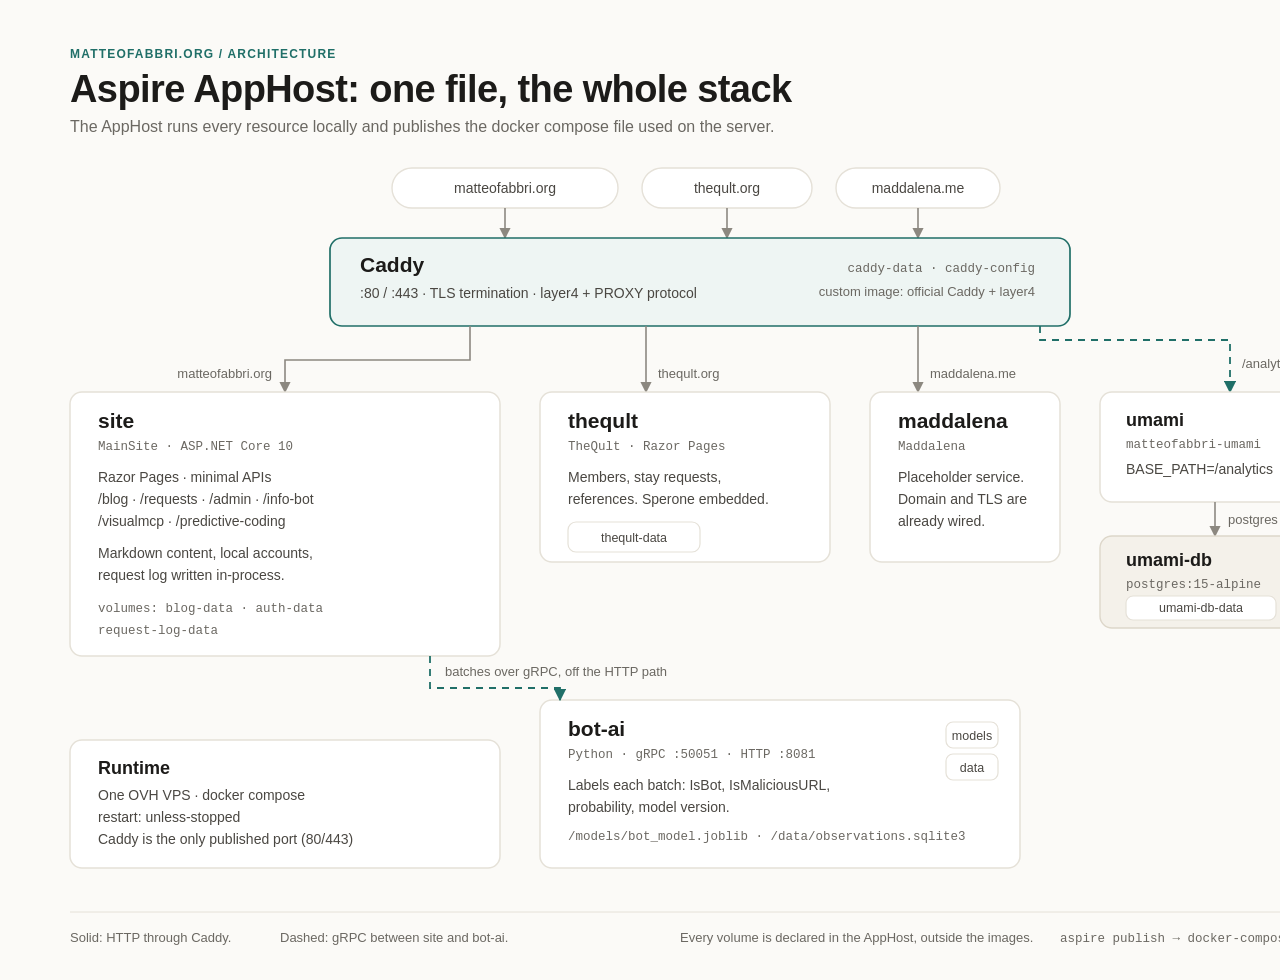
<file: docs/img/aspire-apphost.html>
<!DOCTYPE html>
<html lang="en">
<head>
<meta charset="utf-8">
<title>Aspire AppHost</title>
<style>
  html, body { margin: 0; padding: 0; background: #fbfaf7; }
  svg { display: block; }
  text { font-family: "Segoe UI", "Helvetica Neue", Arial, sans-serif; fill: #1c1b19; }
  .title { font-size: 38px; font-weight: 700; letter-spacing: -0.6px; }
  .subtitle { font-size: 16px; fill: #6b6862; }
  .node-title { font-size: 21px; font-weight: 600; }
  .node-title-sm { font-size: 18px; font-weight: 600; }
  .body { font-size: 14px; fill: #4a4742; }
  .mono { font-family: "Cascadia Mono", Consolas, monospace; font-size: 12.5px; fill: #6b6862; }
  .label { font-size: 13px; fill: #6b6862; }
  .chip-text { font-size: 12.5px; fill: #4a4742; }
  .eyebrow { font-size: 12px; fill: #206f68; letter-spacing: 1.2px; font-weight: 700; }
  .node { fill: #ffffff; stroke: #e5e1d8; stroke-width: 1.5; }
  .node-accent { fill: #eef5f3; stroke: #206f68; stroke-width: 1.7; }
  .node-store { fill: #f4f1ea; stroke: #ddd7ca; stroke-width: 1.4; }
  .chip { fill: #ffffff; stroke: #e5e1d8; stroke-width: 1.2; }
  .pill { fill: #ffffff; stroke: #e5e1d8; stroke-width: 1.4; }
  .edge { fill: none; stroke: #8c8880; stroke-width: 1.6; }
  .edge-accent { fill: none; stroke: #206f68; stroke-width: 1.8; stroke-dasharray: 7 6; }
  .rule { stroke: #e5e1d8; stroke-width: 1; }
</style>
</head>
<body>
<svg width="1400" height="980" viewBox="0 0 1400 980" xmlns="http://www.w3.org/2000/svg">
  <defs>
    <marker id="arrow" viewBox="0 0 10 10" refX="9" refY="5" markerWidth="7" markerHeight="7" orient="auto-start-reverse">
      <path d="M0,0 L10,5 L0,10 z" fill="#8c8880"/>
    </marker>
    <marker id="arrow-accent" viewBox="0 0 10 10" refX="9" refY="5" markerWidth="7" markerHeight="7" orient="auto-start-reverse">
      <path d="M0,0 L10,5 L0,10 z" fill="#206f68"/>
    </marker>
  </defs>

  <!-- Header -->
  <text x="70" y="58" class="eyebrow">MATTEOFABBRI.ORG / ARCHITECTURE</text>
  <text x="70" y="102" class="title">Aspire AppHost: one file, the whole stack</text>
  <text x="70" y="132" class="subtitle">The AppHost runs every resource locally and publishes the docker compose file used on the server.</text>

  <!-- Domains -->
  <g>
    <rect class="pill" x="392" y="168" width="226" height="40" rx="20"/>
    <text x="505" y="193" text-anchor="middle" class="body">matteofabbri.org</text>

    <rect class="pill" x="642" y="168" width="170" height="40" rx="20"/>
    <text x="727" y="193" text-anchor="middle" class="body">theqult.org</text>

    <rect class="pill" x="836" y="168" width="164" height="40" rx="20"/>
    <text x="918" y="193" text-anchor="middle" class="body">maddalena.me</text>
  </g>

  <!-- Domain to Caddy arrows -->
  <path class="edge" d="M505 208 V238" marker-end="url(#arrow)"/>
  <path class="edge" d="M727 208 V238" marker-end="url(#arrow)"/>
  <path class="edge" d="M918 208 V238" marker-end="url(#arrow)"/>

  <!-- Caddy -->
  <rect class="node-accent" x="330" y="238" width="740" height="88" rx="12"/>
  <text x="360" y="272" class="node-title">Caddy</text>
  <text x="360" y="298" class="body">:80 / :443 · TLS termination · layer4 + PROXY protocol</text>
  <text x="1035" y="272" text-anchor="end" class="mono">caddy-data · caddy-config</text>
  <text x="1035" y="296" text-anchor="end" class="label">custom image: official Caddy + layer4</text>

  <!-- Caddy to services -->
  <path class="edge" d="M470 326 V360 H285 V392" marker-end="url(#arrow)"/>
  <text x="272" y="378" text-anchor="end" class="label">matteofabbri.org</text>

  <path class="edge" d="M646 326 V392" marker-end="url(#arrow)"/>
  <text x="658" y="378" class="label">theqult.org</text>

  <path class="edge" d="M918 326 V392" marker-end="url(#arrow)"/>
  <text x="930" y="378" class="label">maddalena.me</text>

  <path class="edge-accent" d="M1040 326 V340 H1230 V392" marker-end="url(#arrow-accent)"/>
  <text x="1242" y="368" class="label" fill="#206f68">/analytics</text>

  <!-- site -->
  <rect class="node" x="70" y="392" width="430" height="264" rx="12"/>
  <text x="98" y="428" class="node-title">site</text>
  <text x="98" y="450" class="mono">MainSite · ASP.NET Core 10</text>
  <text x="98" y="482" class="body">Razor Pages · minimal APIs</text>
  <text x="98" y="504" class="body">/blog · /requests · /admin · /info-bot</text>
  <text x="98" y="526" class="body">/visualmcp · /predictive-coding</text>
  <text x="98" y="558" class="body">Markdown content, local accounts,</text>
  <text x="98" y="580" class="body">request log written in-process.</text>
  <text x="98" y="612" class="mono">volumes: blog-data · auth-data</text>
  <text x="98" y="634" class="mono">request-log-data</text>

  <!-- theqult -->
  <rect class="node" x="540" y="392" width="290" height="170" rx="12"/>
  <text x="568" y="428" class="node-title">theqult</text>
  <text x="568" y="450" class="mono">TheQult · Razor Pages</text>
  <text x="568" y="482" class="body">Members, stay requests,</text>
  <text x="568" y="504" class="body">references. Sperone embedded.</text>
  <rect class="chip" x="568" y="522" width="132" height="30" rx="8"/>
  <text x="634" y="542" text-anchor="middle" class="chip-text">theqult-data</text>

  <!-- maddalena -->
  <rect class="node" x="870" y="392" width="190" height="170" rx="12"/>
  <text x="898" y="428" class="node-title">maddalena</text>
  <text x="898" y="450" class="mono">Maddalena</text>
  <text x="898" y="482" class="body">Placeholder service.</text>
  <text x="898" y="504" class="body">Domain and TLS are</text>
  <text x="898" y="526" class="body">already wired.</text>

  <!-- umami -->
  <rect class="node" x="1100" y="392" width="230" height="110" rx="12"/>
  <text x="1126" y="426" class="node-title-sm">umami</text>
  <text x="1126" y="448" class="mono">matteofabbri-umami</text>
  <text x="1126" y="474" class="body">BASE_PATH=/analytics</text>

  <path class="edge" d="M1215 502 V536" marker-end="url(#arrow)"/>
  <text x="1228" y="524" class="label">postgres</text>

  <rect class="node-store" x="1100" y="536" width="230" height="92" rx="12"/>
  <text x="1126" y="566" class="node-title-sm">umami-db</text>
  <text x="1126" y="588" class="mono">postgres:15-alpine</text>
  <rect class="chip" x="1126" y="596" width="150" height="24" rx="7"/>
  <text x="1201" y="612" text-anchor="middle" class="chip-text">umami-db-data</text>

  <!-- bot-ai -->
  <rect class="node" x="540" y="700" width="480" height="168" rx="12"/>
  <text x="568" y="736" class="node-title">bot-ai</text>
  <text x="568" y="758" class="mono">Python · gRPC :50051 · HTTP :8081</text>
  <text x="568" y="790" class="body">Labels each batch: IsBot, IsMaliciousURL,</text>
  <text x="568" y="812" class="body">probability, model version.</text>
  <text x="568" y="840" class="mono">/models/bot_model.joblib · /data/observations.sqlite3</text>
  <rect class="chip" x="946" y="722" width="52" height="26" rx="7"/>
  <text x="972" y="740" text-anchor="middle" class="chip-text">models</text>
  <rect class="chip" x="946" y="754" width="52" height="26" rx="7"/>
  <text x="972" y="772" text-anchor="middle" class="chip-text">data</text>

  <!-- site to bot-ai -->
  <path class="edge-accent" d="M430 656 V688 H560 V700" marker-end="url(#arrow-accent)"/>
  <text x="445" y="676" class="label" fill="#206f68">batches over gRPC, off the HTTP path</text>

  <!-- runtime note -->
  <rect class="node" x="70" y="740" width="430" height="128" rx="12"/>
  <text x="98" y="774" class="node-title-sm">Runtime</text>
  <text x="98" y="800" class="body">One OVH VPS · docker compose</text>
  <text x="98" y="822" class="body">restart: unless-stopped</text>
  <text x="98" y="844" class="body">Caddy is the only published port (80/443)</text>

  <!-- footer legend -->
  <line class="rule" x1="70" y1="912" x2="1330" y2="912"/>
  <text x="70" y="942" class="label">Solid: HTTP through Caddy.</text>
  <text x="280" y="942" class="label" fill="#206f68">Dashed: gRPC between site and bot-ai.</text>
  <text x="680" y="942" class="label">Every volume is declared in the AppHost, outside the images.</text>
  <text x="1330" y="942" text-anchor="end" class="mono">aspire publish → docker-compose.yaml</text>
</svg>
</body>
</html>
</file>
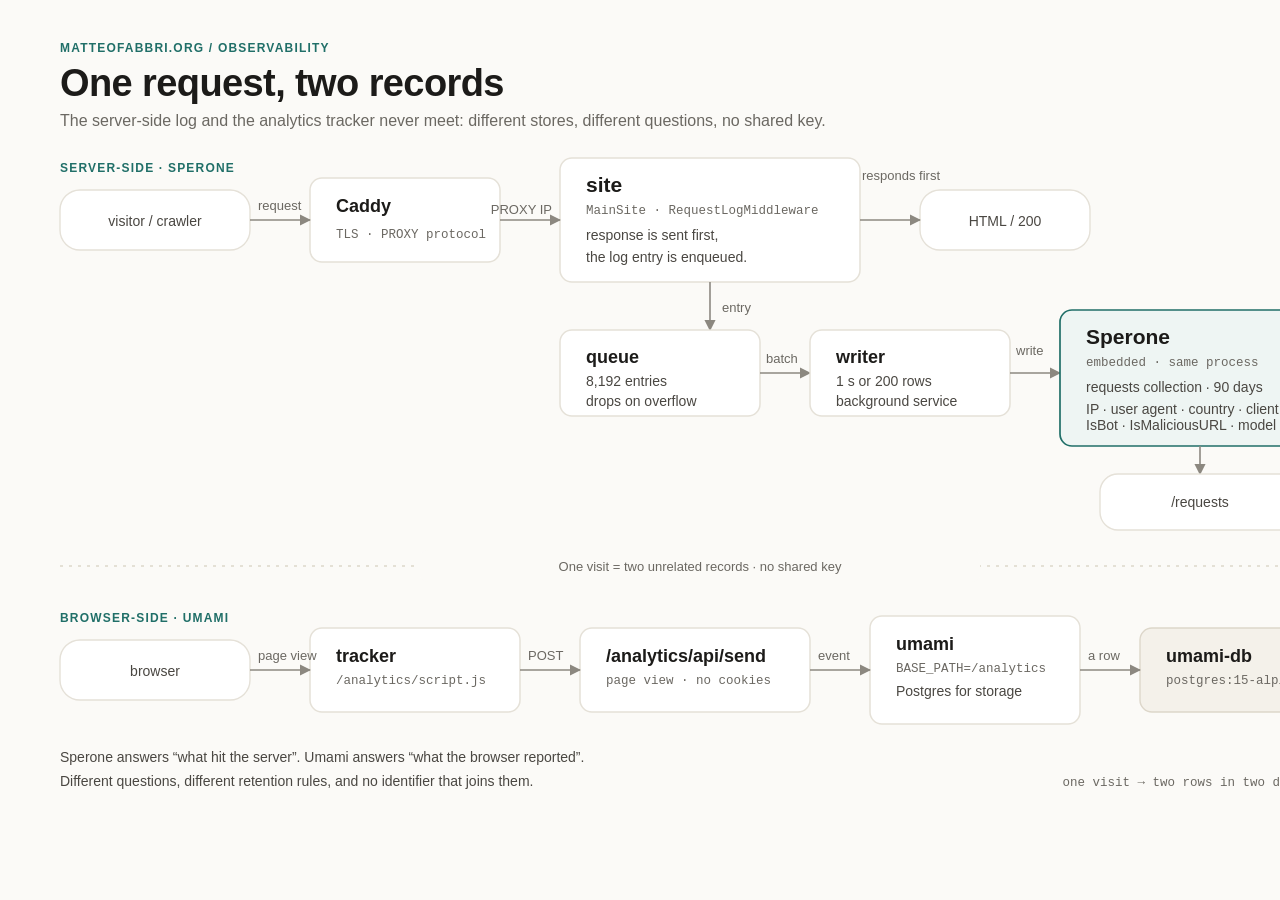
<file: docs/img/request-path.html>
<!DOCTYPE html>
<html lang="en">
<head>
<meta charset="utf-8">
<title>One request, two records</title>
<style>
  html, body { margin: 0; padding: 0; background: #fbfaf7; }
  svg { display: block; }
  text { font-family: "Segoe UI", "Helvetica Neue", Arial, sans-serif; fill: #1c1b19; }
  .title { font-size: 38px; font-weight: 700; letter-spacing: -0.6px; }
  .subtitle { font-size: 16px; fill: #6b6862; }
  .node-title { font-size: 21px; font-weight: 600; }
  .node-title-sm { font-size: 18px; font-weight: 600; }
  .body { font-size: 14px; fill: #4a4742; }
  .mono { font-family: "Cascadia Mono", Consolas, monospace; font-size: 12.5px; fill: #6b6862; }
  .label { font-size: 13px; fill: #6b6862; }
  .eyebrow { font-size: 12px; fill: #206f68; letter-spacing: 1.2px; font-weight: 700; }
  .node { fill: #ffffff; stroke: #e5e1d8; stroke-width: 1.5; }
  .node-accent { fill: #eef5f3; stroke: #206f68; stroke-width: 1.7; }
  .node-store { fill: #f4f1ea; stroke: #ddd7ca; stroke-width: 1.4; }
  .pill { fill: #ffffff; stroke: #e5e1d8; stroke-width: 1.4; }
  .edge { fill: none; stroke: #8c8880; stroke-width: 1.6; }
  .edge-accent { fill: none; stroke: #206f68; stroke-width: 1.8; stroke-dasharray: 7 6; }
  .divider { stroke: #ddd7ca; stroke-width: 1.3; stroke-dasharray: 3 6; }
  .lane { font-size: 12px; fill: #206f68; letter-spacing: 1.2px; font-weight: 700; }
</style>
</head>
<body>
<svg width="1400" height="820" viewBox="0 0 1400 820" xmlns="http://www.w3.org/2000/svg">
  <defs>
    <marker id="arrow" viewBox="0 0 10 10" refX="9" refY="5" markerWidth="7" markerHeight="7" orient="auto-start-reverse">
      <path d="M0,0 L10,5 L0,10 z" fill="#8c8880"/>
    </marker>
    <marker id="arrow-accent" viewBox="0 0 10 10" refX="9" refY="5" markerWidth="7" markerHeight="7" orient="auto-start-reverse">
      <path d="M0,0 L10,5 L0,10 z" fill="#206f68"/>
    </marker>
  </defs>

  <text x="60" y="52" class="eyebrow">MATTEOFABBRI.ORG / OBSERVABILITY</text>
  <text x="60" y="96" class="title">One request, two records</text>
  <text x="60" y="126" class="subtitle">The server-side log and the analytics tracker never meet: different stores, different questions, no shared key.</text>

  <!-- Lane A: server log -->
  <text x="60" y="172" class="lane">SERVER-SIDE · SPERONE</text>

  <rect class="pill" x="60" y="190" width="190" height="60" rx="20"/>
  <text x="155" y="226" text-anchor="middle" class="body">visitor / crawler</text>

  <rect class="node" x="310" y="178" width="190" height="84" rx="12"/>
  <text x="336" y="212" class="node-title-sm">Caddy</text>
  <text x="336" y="238" class="mono">TLS · PROXY protocol</text>

  <rect class="node" x="560" y="158" width="300" height="124" rx="12"/>
  <text x="586" y="192" class="node-title">site</text>
  <text x="586" y="214" class="mono">MainSite · RequestLogMiddleware</text>
  <text x="586" y="240" class="body">response is sent first,</text>
  <text x="586" y="262" class="body">the log entry is enqueued.</text>

  <rect class="pill" x="920" y="190" width="170" height="60" rx="20"/>
  <text x="1005" y="226" text-anchor="middle" class="body">HTML / 200</text>

  <path class="edge" d="M250 220 H310" marker-end="url(#arrow)"/>
  <text x="258" y="210" class="label">request</text>

  <path class="edge" d="M500 220 H560" marker-end="url(#arrow)"/>
  <text x="552" y="214" text-anchor="end" class="label">PROXY IP</text>

  <path class="edge" d="M860 220 H920" marker-end="url(#arrow)"/>
  <text x="862" y="180" class="label">responds first</text>

  <path class="edge" d="M710 282 V330" marker-end="url(#arrow)"/>
  <text x="722" y="312" class="label">entry</text>

  <rect class="node" x="560" y="330" width="200" height="86" rx="12"/>
  <text x="586" y="363" class="node-title-sm">queue</text>
  <text x="586" y="386" class="body">8,192 entries</text>
  <text x="586" y="406" class="body">drops on overflow</text>

  <path class="edge" d="M760 373 H810" marker-end="url(#arrow)"/>
  <text x="766" y="363" class="label">batch</text>

  <rect class="node" x="810" y="330" width="200" height="86" rx="12"/>
  <text x="836" y="363" class="node-title-sm">writer</text>
  <text x="836" y="386" class="body">1 s or 200 rows</text>
  <text x="836" y="406" class="body">background service</text>

  <path class="edge" d="M1010 373 H1060" marker-end="url(#arrow)"/>
  <text x="1016" y="355" class="label">write</text>

  <rect class="node-accent" x="1060" y="310" width="280" height="136" rx="12"/>
  <text x="1086" y="344" class="node-title">Sperone</text>
  <text x="1086" y="366" class="mono">embedded · same process</text>
  <text x="1086" y="392" class="body">requests collection · 90 days</text>
  <text x="1086" y="414" class="body">IP · user agent · country · client</text>
  <text x="1086" y="430" class="body">IsBot · IsMaliciousURL · model</text>

  <path class="edge" d="M1200 446 V474" marker-end="url(#arrow)"/>
  <rect class="pill" x="1100" y="474" width="200" height="56" rx="18"/>
  <text x="1200" y="507" text-anchor="middle" class="body">/requests</text>

  <!-- Divider -->
  <line class="divider" x1="60" y1="566" x2="1340" y2="566"/>
  <rect x="420" y="550" width="560" height="32" rx="8" fill="#fbfaf7"/>
  <text x="700" y="571" text-anchor="middle" class="label">One visit = two unrelated records · no shared key</text>

  <!-- Lane B: browser analytics -->
  <text x="60" y="622" class="lane">BROWSER-SIDE · UMAMI</text>

  <rect class="pill" x="60" y="640" width="190" height="60" rx="20"/>
  <text x="155" y="676" text-anchor="middle" class="body">browser</text>

  <rect class="node" x="310" y="628" width="210" height="84" rx="12"/>
  <text x="336" y="662" class="node-title-sm">tracker</text>
  <text x="336" y="684" class="mono">/analytics/script.js</text>

  <rect class="node" x="580" y="628" width="230" height="84" rx="12"/>
  <text x="606" y="662" class="node-title-sm">/analytics/api/send</text>
  <text x="606" y="684" class="mono">page view · no cookies</text>

  <rect class="node" x="870" y="616" width="210" height="108" rx="12"/>
  <text x="896" y="650" class="node-title-sm">umami</text>
  <text x="896" y="672" class="mono">BASE_PATH=/analytics</text>
  <text x="896" y="696" class="body">Postgres for storage</text>

  <rect class="node-store" x="1140" y="628" width="200" height="84" rx="12"/>
  <text x="1166" y="662" class="node-title-sm">umami-db</text>
  <text x="1166" y="684" class="mono">postgres:15-alpine</text>

  <path class="edge" d="M250 670 H310" marker-end="url(#arrow)"/>
  <text x="258" y="660" class="label">page view</text>

  <path class="edge" d="M520 670 H580" marker-end="url(#arrow)"/>
  <text x="528" y="660" class="label">POST</text>

  <path class="edge" d="M810 670 H870" marker-end="url(#arrow)"/>
  <text x="818" y="660" class="label">event</text>

  <path class="edge" d="M1080 670 H1140" marker-end="url(#arrow)"/>
  <text x="1088" y="660" class="label">a row</text>

  <text x="60" y="762" class="body">Sperone answers “what hit the server”. Umami answers “what the browser reported”.</text>
  <text x="60" y="786" class="body">Different questions, different retention rules, and no identifier that joins them.</text>
  <text x="1340" y="786" text-anchor="end" class="mono">one visit → two rows in two databases</text>
</svg>
</body>
</html>
</file>
